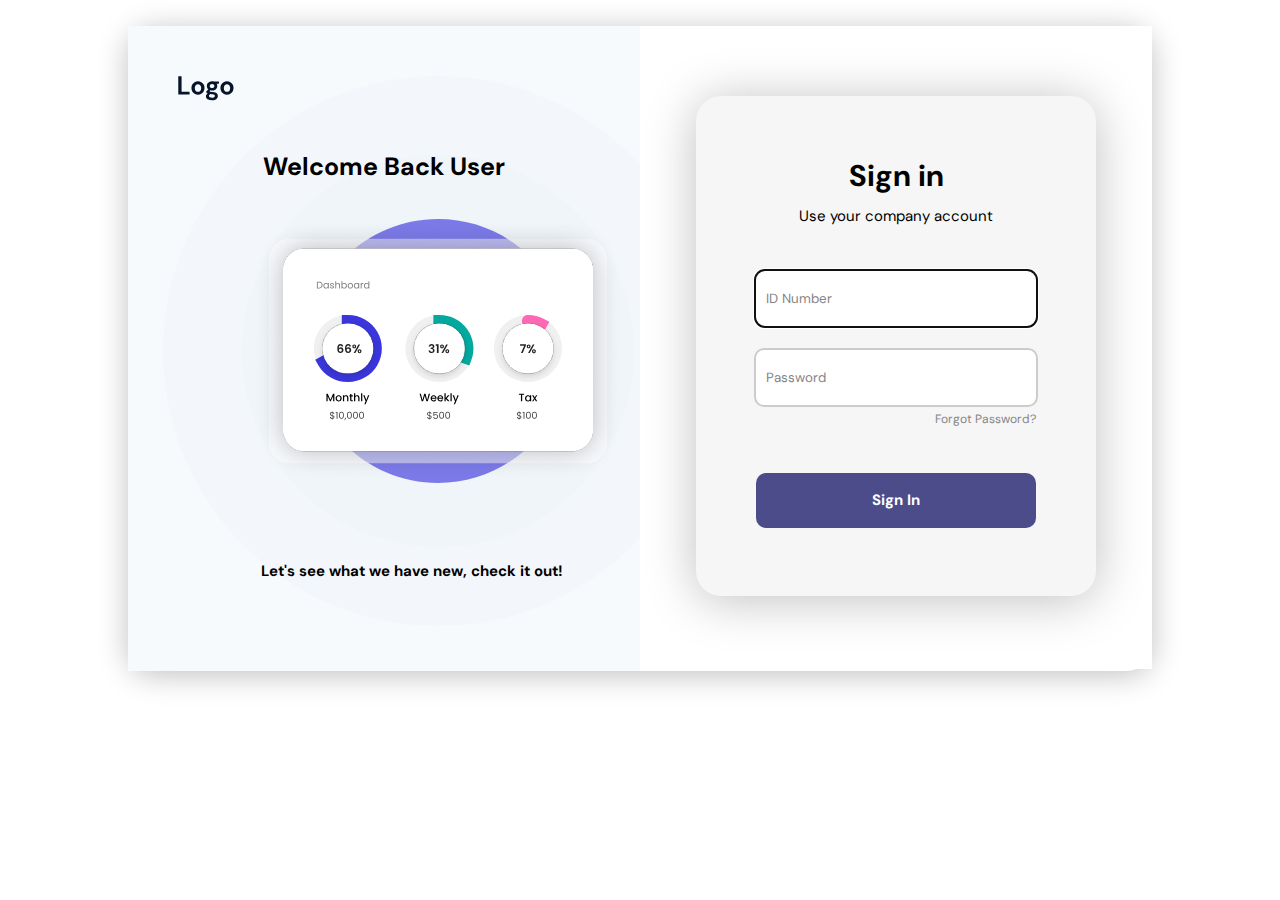
<file: IMS-Project/index.html>
<!DOCTYPE html>
<html lang="en">
<head>
    <meta charset="UTF-8">
    <meta http-equiv="X-UA-Compatible" content="IE=edge">
    <meta name="viewport" content="width=device-width, initial-scale=1.0">
    <link rel="stylesheet" href="style.css">
    <title>IMS | Sign In</title>
</head>
<body>
    <div class="main-frame">
        <div class="left-frame">
            <img src="img/logo.svg" alt="Logo Name" class="logo">
            <h1>Welcome Back User</h1>
            <img src="img/left-image.svg" alt="Dashboard" class="left-image">
            <p>Let's see what we have new, check it out!</p>
        </div>
        <div class="right-frame">
            <div class="signin-frame">
                <h1>Sign in</h1>
                <p>Use your company account</p>
                <form method="get" action="">
                    <input type="number" name="input_id" id="inputID" placeholder="ID Number" required autofocus>
                    <input type="password" name="input_password" id="inputPassword" placeholder="Password" required>
                    <div class="forgot-password">
                        <a href="#" id="forgotPassword">Forgot Password?</a>
                    </div>
                    <input type="submit" value="Sign In" name="submit">
                </form>
            </div>
        </div>
    </div>
</body>
</html>
</file>
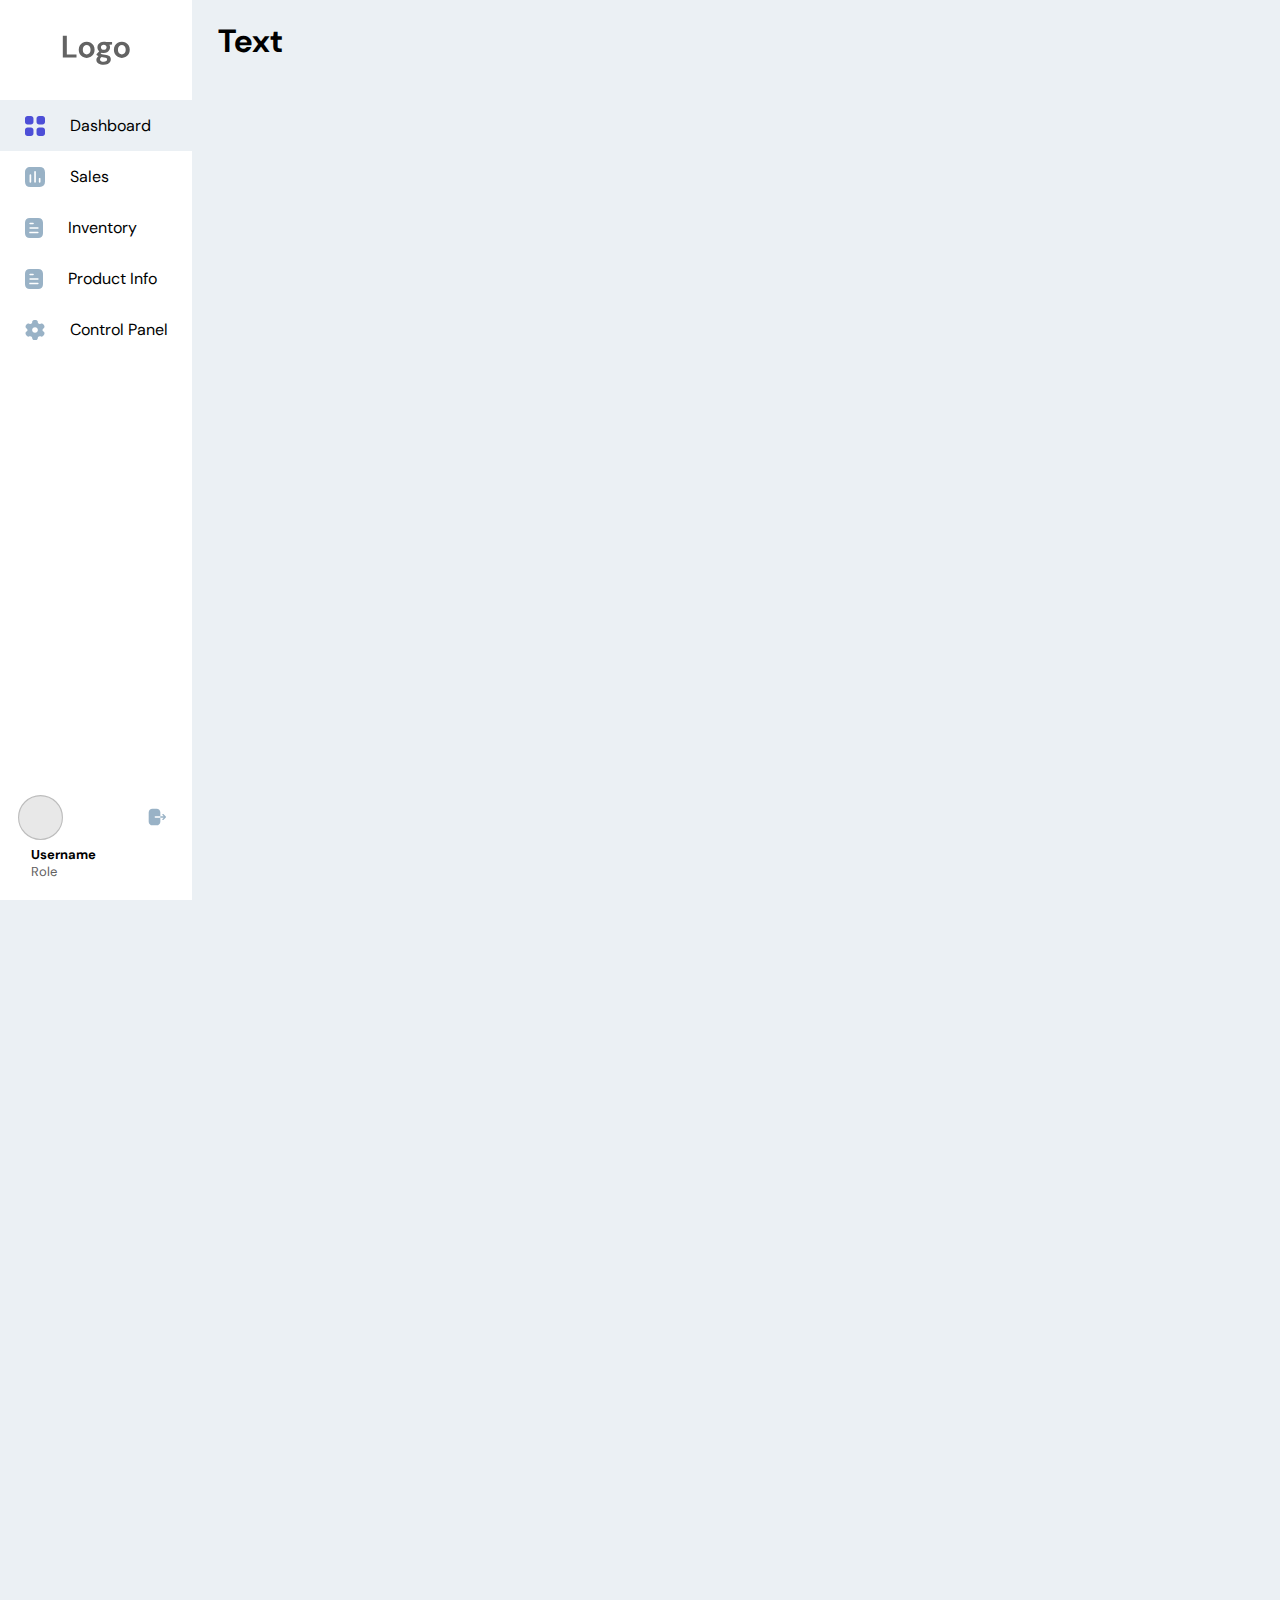
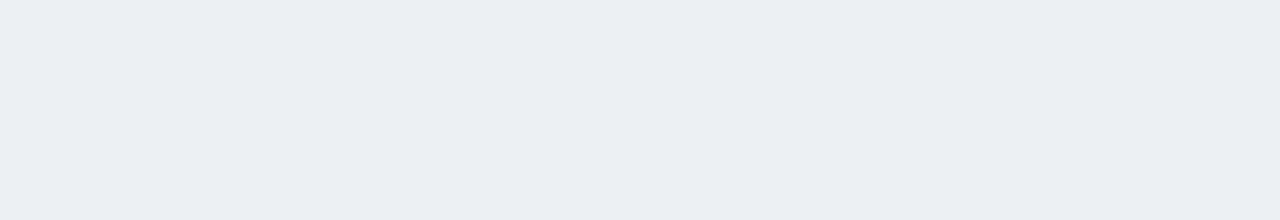
<file: IMS-Project/dashboard.html>
<!DOCTYPE html>
<html lang="en">
  <head>
    <meta charset="UTF-8" />
    <meta http-equiv="X-UA-Compatible" content="IE=edge" />
    <meta name="viewport" content="width=device-width, initial-scale=1.0" />
    <link rel="stylesheet" href="style.css" />
    <title>IMS | Dashboard</title>
  </head>
  <body>
    <div class="container">
      <!-- Sidebar goes here -->
      <div class="sidebar">
        <!-- Sidebar items go here -->
        <img src="img/logo-grey.svg" alt="Logo Name" />
        <div class="links">
          <ul>
            <li>
              <a href="#" class="active">
                <img src="img/dashboard.svg" alt="Dashboard" />
                <p>Dashboard</p>
              </a>
            </li>
            <li>
              <a href="#">
                <img src="img/Sales.svg" alt="Sales" />
                <p>Sales</p>
              </a>
            </li>
            <li>
              <a href="#">
                <img src="img/Inventory.svg" alt="Inventory" />
                <p>Inventory</p>
              </a>
            </li>
            <li>
              <a href="#">
                <img src="img/Inventory.svg" alt="Product Info" />
                <p>Product Info</p>
              </a>
            </li>
            <li>
              <a href="#">
                <img src="img/Control.svg" alt="Control Panel" />
                <p>Control Panel</p>
              </a>
            </li>
          </ul>
        </div>
        <div class="profile-section">
          <a href="#" class="user-info">
            <img src="img/User.svg" alt="User" class="Profile" />
            <p id="username"><b>Username</b></p>
            <p id="role">Role</p>
          </a>
          <a href="#" class="logout">
            <img src="img/Logout.svg" alt="Logout" class="Logout" />
          </a>
        </div>
      </div>
      <!-- Main content goes here -->
      <div class="main-content">
        <!-- Main content items go here -->
        <h1>Text</h1>
      </div>
    </div>
  </body>
</html>
</file>
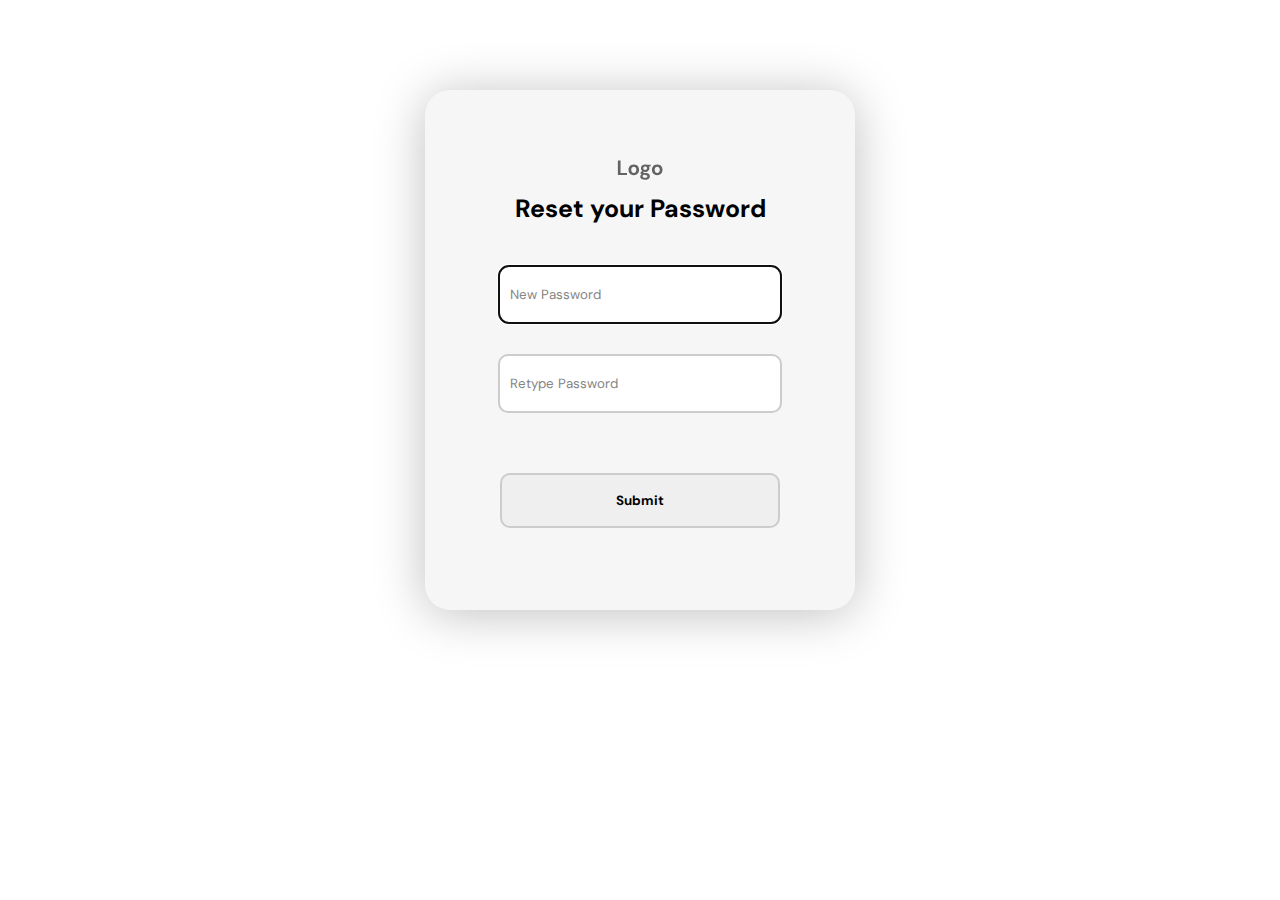
<file: IMS-Project/new_psd.html>
<!DOCTYPE html>
<html lang="en">
<head>
    <meta charset="UTF-8">
    <meta http-equiv="X-UA-Compatible" content="IE=edge">
    <meta name="viewport" content="width=device-width, initial-scale=1.0">
    <link rel="stylesheet" href="style.css">
    <title>IMS | New Password</title>
</head>
<body>
    <div class="reset-frame">
        <img src="img/logo-grey.svg" alt="Logo Name" id="psd_logo">
        <h1>Reset your Password</h1>
        <form method="get" action="">
            <input type="password" name="input_new_password" id="inputNewPassword" placeholder="New Password" required autofocus>
            <input type="password" name="input_retype_password" id="inputRetypePassword" placeholder="Retype Password" required>
            <input type="submit" value="Submit" name="submit">
        </form>
    </div>
</body>
</html>
</file>
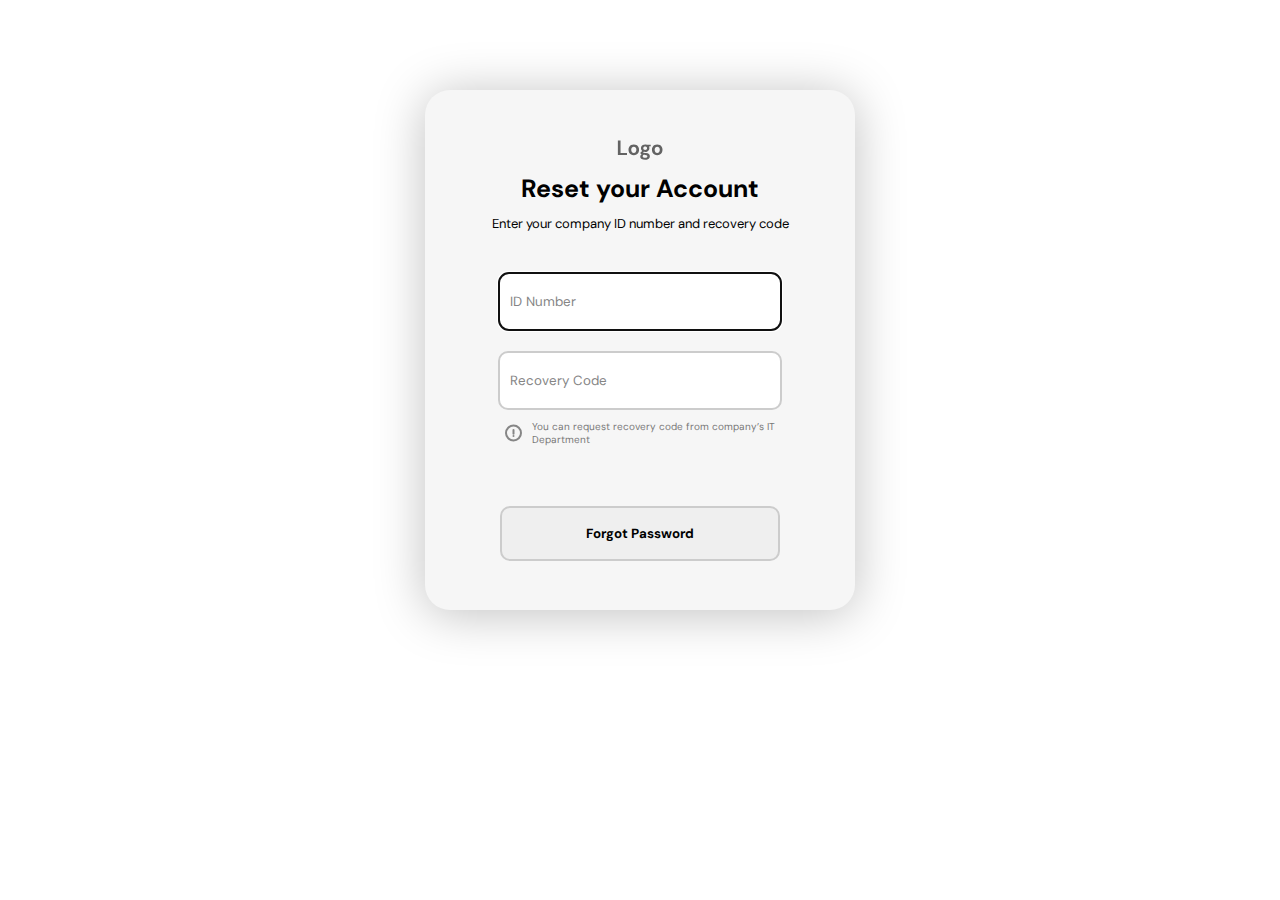
<file: IMS-Project/reset.html>
<!DOCTYPE html>
<html lang="en">
<head>
    <meta charset="UTF-8">
    <meta http-equiv="X-UA-Compatible" content="IE=edge">
    <meta name="viewport" content="width=device-width, initial-scale=1.0">
    <link rel="stylesheet" href="style.css">
    <title>IMS | Reset</title>
</head>
<body>
    <div class="reset-frame">
        <img src="img/logo-grey.svg" alt="Logo Name">
        <h1>Reset your Account</h1>
        <p>Enter your company ID number and recovery code</p>
        <form method="get" action="">
            <input type="number" name="input_id" id="inputID" placeholder="ID Number" required autofocus>
            <input type="number" name="input_recovery_code" id="inputRecoveryCode" placeholder="Recovery Code" required>
            <div class="help">
                <img src="img/ico-notice.svg" alt="Notice">
                <p>You can request recovery code from company’s IT Department</p>
            </div>
            <input type="submit" value="Forgot Password" name="submit">
        </form>
    </div>
</body>
</html>
</file>
<file: IMS-Project/style.css>
@import url("https://fonts.googleapis.com/css2?family=DM+Sans:ital,wght@0,400;0,500;0,700;1,400;1,500;1,700&display=swap");

* {
  font-family: "DM Sans";
  padding: 0 auto;
  margin: 0 auto;
}

/* Index Section */

.main-frame {
  box-shadow: 0px 4px 30px rgba(0, 0, 0, 0.25);
  width: 80%;
  border-radius: 25px;
  margin: 2% 10% 3% 10%;
  position: absolute;
}

.left-frame {
  width: 50%;
  float: left;
  background-color: #f7fafc;
}

.left-frame > .logo {
  height: 25px;
  margin: 50px;
}

.left-frame > h1 {
  box-sizing: border-box;
  position: absolute;
  font-style: normal;
  font-weight: 700;
  font-size: 25px;
  line-height: 46px;
  display: flex;
  align-items: center;
  text-align: center;
  top: 22%;
  left: 25%;
  transform: translate(-50%, -50%);
}

.left-frame > .left-image {
  margin-top: -80px;
  margin-bottom: 40px;
  margin-left: 35px;
  margin-right: 35px;
  height: 550px;
}

.left-frame > p {
  box-sizing: border-box;
  position: absolute;
  font-family: "DM Sans";
  font-style: normal;
  font-weight: 700;
  font-size: 15px;
  margin: -12% 15% 0 13%;
  line-height: 46px;
  display: flex;
  align-items: center;
  text-align: center;
}

.right-frame {
  width: 50%;
  height: 130%;
  float: right;
  background-color: white;
}

.right-frame > .signin-frame {
  margin-top: 70px;
  margin-bottom: 73px;
  width: 400px;
  height: 500px;
  background: #f6f6f6;
  box-shadow: 0px 4px 50px rgba(0, 0, 0, 0.25);
  border-radius: 25px;
}

.right-frame > .signin-frame > h1 {
  box-sizing: border-box;
  text-align: center;
  padding-top: 60px;
  font-weight: 700;
  font-size: 30px;
  line-height: 39px;
}

.right-frame > .signin-frame > p {
  box-sizing: border-box;
  text-align: center;
  font-weight: 400;
  font-size: 15px;
  line-height: 26px;
  margin-top: 8px;
}

.right-frame > .signin-frame > form {
  margin-top: 40px;
  box-sizing: border-box;
  display: grid;
}

.right-frame > .signin-frame > form > input[type="number"] {
  width: 260px;
  height: 55px;
  padding: 0 10px 0 10px;
  border-style: solid;
  border-radius: 10px;
  border-color: #cccccc;
}

.right-frame > .signin-frame > form > input[type="password"] {
  width: 260px;
  height: 55px;
  padding: 0 10px 0 10px;
  border-style: solid;
  border-radius: 10px;
  border-color: #cccccc;
}

input::placeholder {
  color: #858585;
}

input::-webkit-outer-spin-button,
input::-webkit-inner-spin-button {
  -webkit-appearance: none;
  margin: 0;
}

#inputPassword {
  margin-top: 20px;
}

.forgot-password {
  box-sizing: border-box;
  width: 280px;
  text-align: right;
}

#forgotPassword {
  text-decoration: none;
  color: #858585;
  font-size: 12px;
  margin-top: 5px;
}

#forgotPassword:hover {
  color: rgb(34, 34, 34);
}

.right-frame > .signin-frame > form > input[type="submit"] {
  box-sizing: border-box;
  margin-top: 45px;
  width: 280px;
  height: 55px;
  border-style: none;
  border-radius: 10px;
  background-color: #4d4c8b;
  font-size: 15px;
  color: #ffffff;
  cursor: pointer;
  font-weight: bold;
}

.right-frame > .signin-frame > form > input[type="submit"]:hover {
  background-color: #353473;
}

/* Reset Section */

.reset-frame {
  margin-top: 90px;
  margin-bottom: 73px;
  width: 430px;
  height: 520px;
  background: #f6f6f6;
  box-shadow: 0px 4px 50px rgba(0, 0, 0, 0.25);
  border-radius: 25px;
}

.reset-frame > img {
  box-sizing: border-box;
  margin-top: 50px;
  height: 20px;
  width: 100%;
}

.reset-frame > h1 {
  box-sizing: border-box;
  width: 100%;
  text-align: center;
  margin-top: 7px;
  font-size: 25px;
}

.reset-frame > p {
  box-sizing: border-box;
  width: 100%;
  text-align: center;
  margin-top: 10px;
  font-size: 13px;
}

.reset-frame > form {
  width: 100%;
  margin-top: 40px;
  display: grid;
}

.reset-frame > form > input[type="number"] {
  width: 260px;
  height: 55px;
  padding: 0 10px 0 10px;
  border-style: solid;
  border-radius: 10px;
  border-color: #cccccc;
}

.reset-frame > form > #inputRecoveryCode {
  margin-top: 20px;
}

.reset-frame > form > .help {
  margin-top: 10px;
  width: 270px;
  display: flex;
}

.reset-frame > form > .help > p {
  padding-left: 10px;
  color: #787878;
  font-size: 10px;
}

.reset-frame > form > input[type="submit"] {
  margin-top: 60px;
  width: 280px;
  height: 55px;
  padding: 0 10px 0 10px;
  border-style: solid;
  border-radius: 10px;
  border-color: #cccccc;
  cursor: pointer;
  font-weight: bold;
}

.reset-frame > form > input[type="submit"]:hover {
  background-color: #d1d1d1;
}

/* New Password Section */

.reset-frame > #psd_logo {
  margin-top: 70px;
}

.reset-frame > form > input[type="password"] {
  width: 260px;
  height: 55px;
  padding: 0 10px 0 10px;
  border-style: solid;
  border-radius: 10px;
  border-color: #cccccc;
}

#inputRetypePassword {
  margin-top: 30px;
}

/* Dashboard Section */
.container {
  display: flex;
  flex-direction: row;
  background-color: #ebf0f4;
}

.sidebar {
  width: 15%;
  height: 100vh;
  position: fixed;
  top: 0;
  left: 0;
  background-color: #ffffff;
}

.sidebar > img {
  box-sizing: border-box;
  width: 100%;
  height: 30px;
  margin-top: 35px;
}

.main-content {
  width: 75%;
  height: 200vh;
  overflow: auto;
  margin-left: 17%;
  margin-top: 20px;
}

.links {
  box-sizing: border-box;
  width: 100%;
}

.links > ul {
  list-style-type: none;
  padding: 0;
  margin-top: 30px;
}

.links > ul > li {
  width: 100%;
}

.links > ul > li > a {
  margin: 0 auto;
  padding: 15px;
  width: 100%;
  display: flex;
  align-items: center;
  color: black;
  text-decoration: none;
}

.links > ul > li > a.active {
  background-color: #ebf0f4;
}

.links > ul > li > a > img {
  margin: 0 25px 0 10px;
}

.links > ul > li > a > p {
  margin: 0;
}

.profile-section {
  position: absolute;
  bottom: 0;
  width: 100%;
  margin-bottom: 5px;
}

.profile-section > .Profile {
  float: left;
  margin-left: 25px;
}

.profile-section > .user-info {
  float: left;
  margin: 0 0 15px 18px;
  text-decoration: none;
  width: 65%;
  color: black;
}

.profile-section > .user-info > img {
  float: left;
  height: 45px;
}

.profile-section > .user-info > #username {
  float: left;
  width: 60%;
  margin-top: 6px;
  margin-left: 13px;
  font-size: 13px;
}

.profile-section > .user-info > #role {
  font-size: 13px;
  color: #626161;
  float: left;
  margin-left: 13px;
}

.profile-section > .logout {
  float: right;
  width: 10%;
  margin-right: 25px;
  margin-top: 13px;
}
</file>
